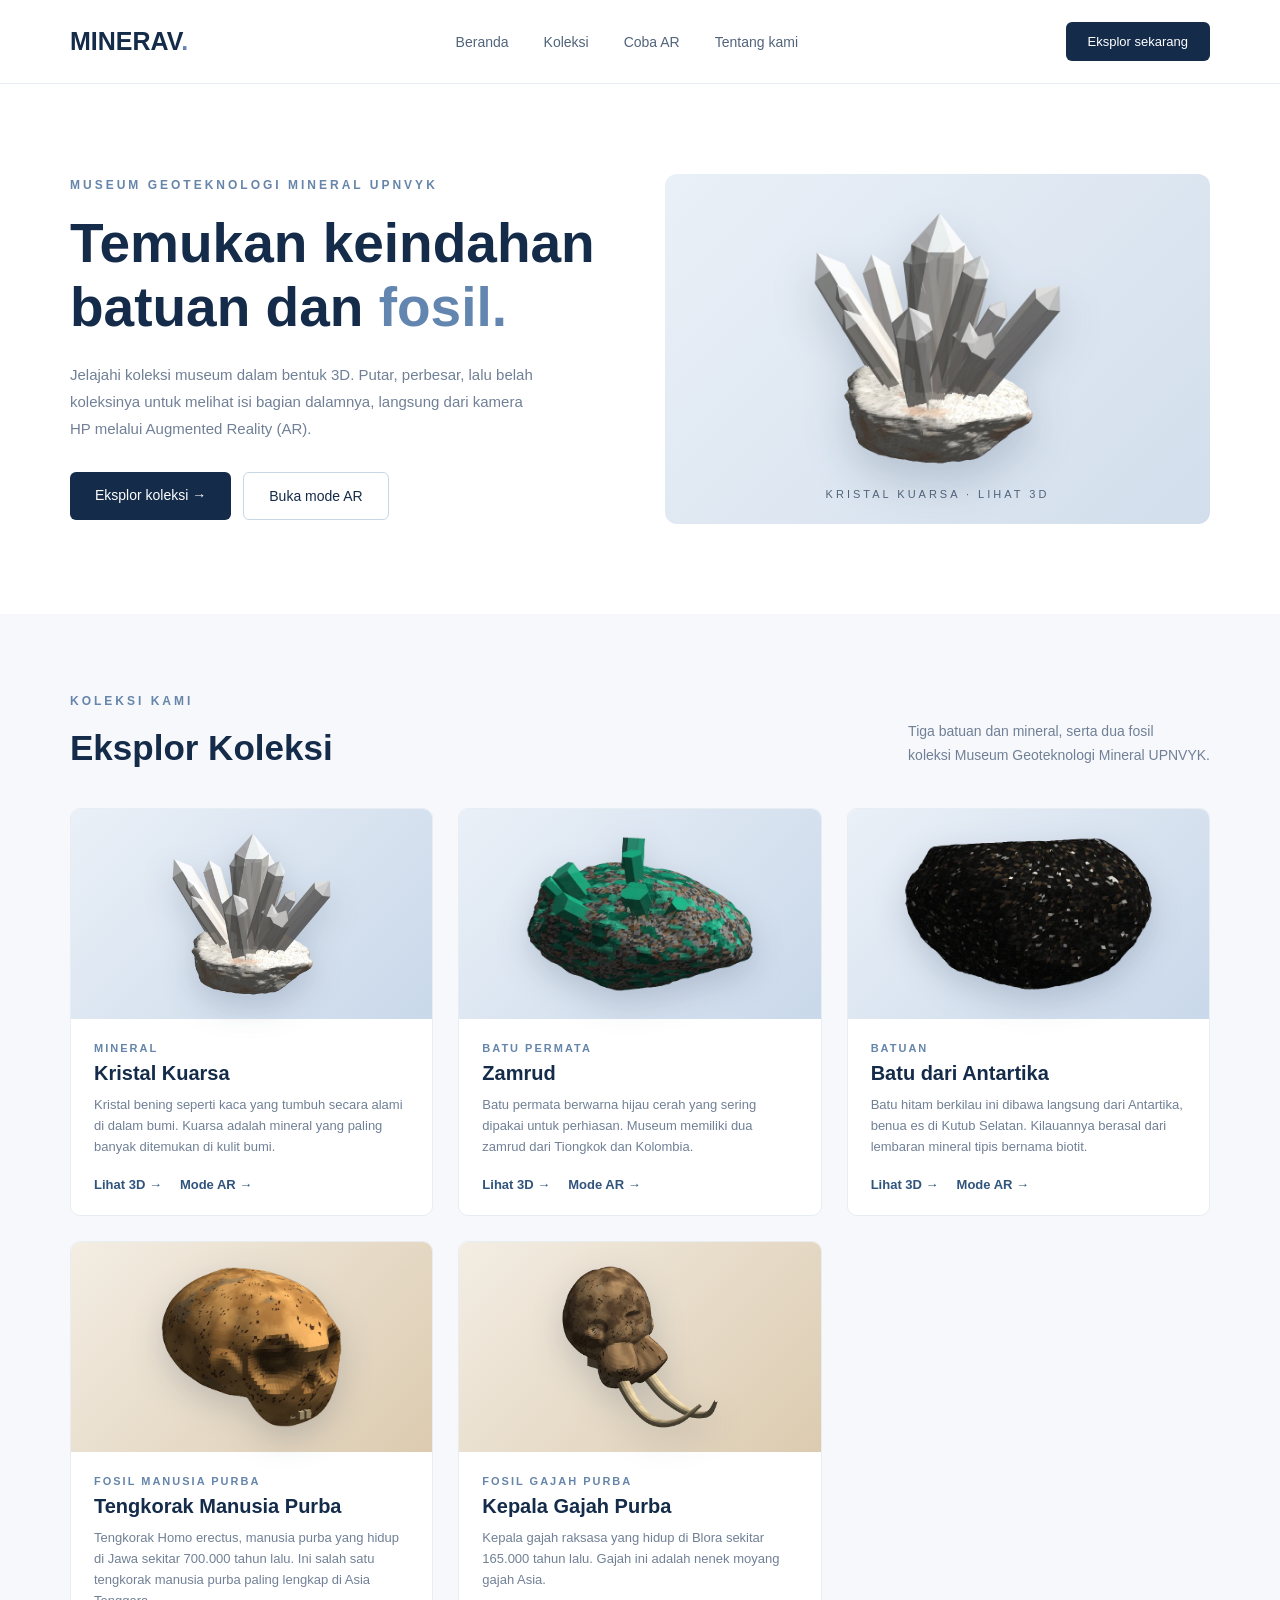
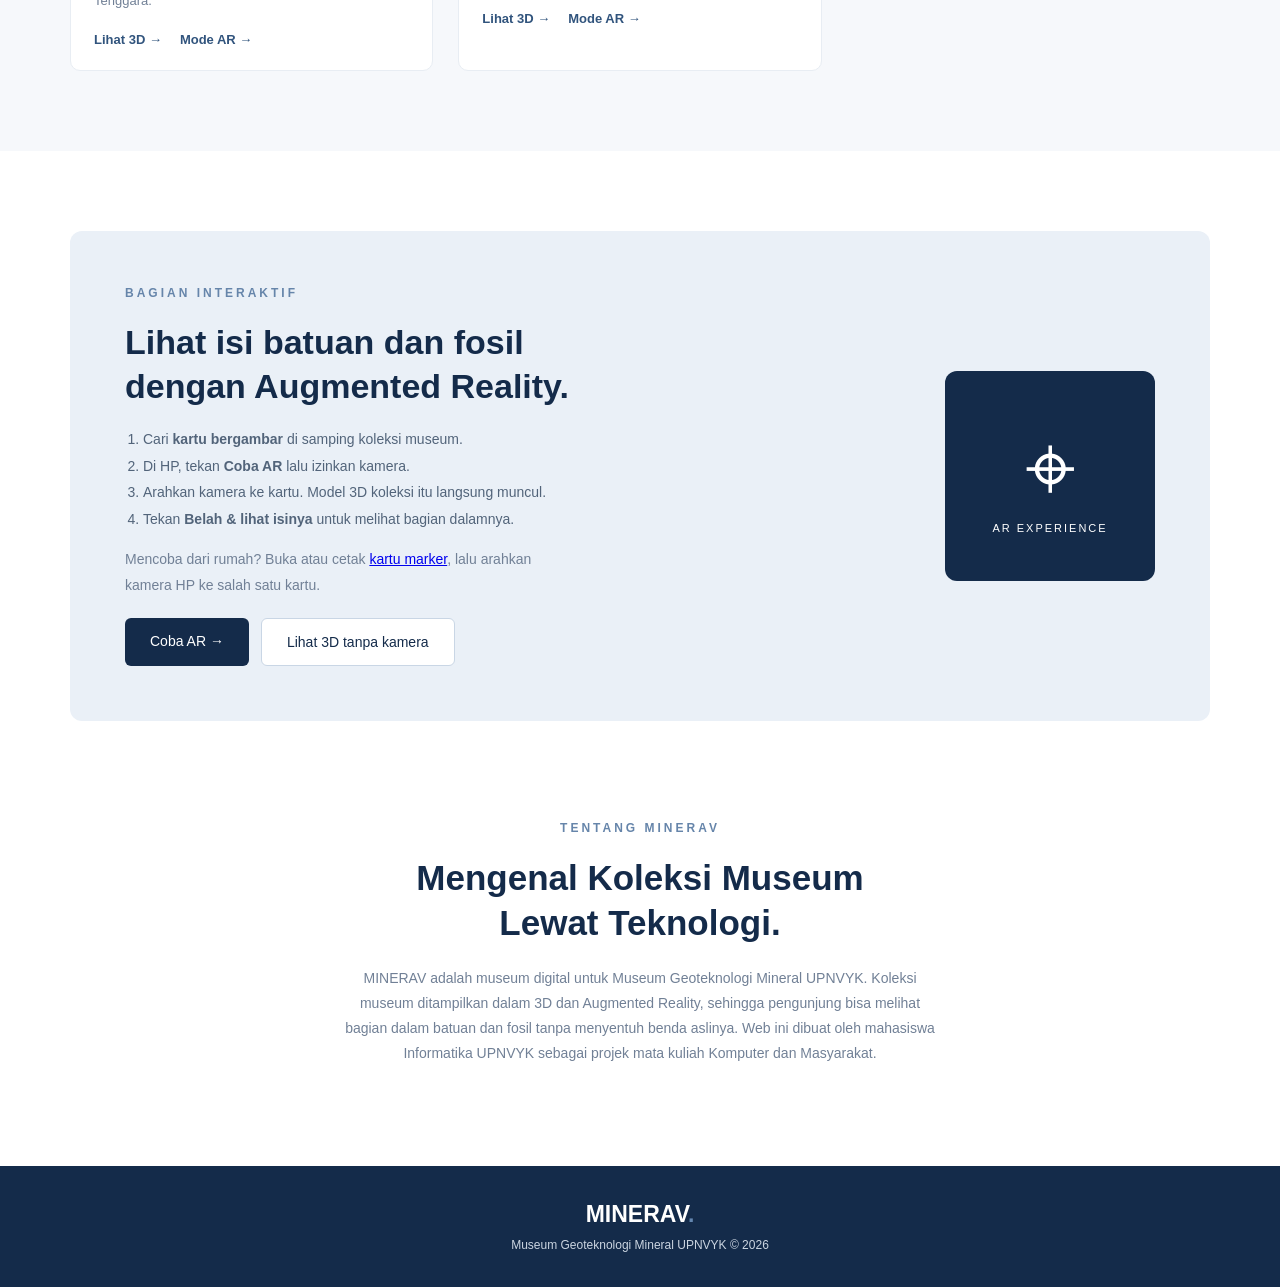
<file: index.html>
<!DOCTYPE html>
<html lang="id">
<head>
    <meta charset="UTF-8">
    <meta name="viewport" content="width=device-width, initial-scale=1.0">
    <title>MINERAV | Museum Geoteknologi Mineral UPNVYK</title>
    <link rel="stylesheet" href="css/beranda.css?v=4">
</head>
<body>

    <!-- NAVBAR -->
    <header>
        <nav class="navbar">
            <a href="#home" class="logo">MINERAV<span>.</span></a>

            <ul class="nav-menu">
                <li><a href="#home">Beranda</a></li>
                <li><a href="#collection">Koleksi</a></li>
                <li><a href="#ar">Coba AR</a></li>
                <li><a href="#about">Tentang kami</a></li>
            </ul>

            <a href="#collection" class="nav-button">Eksplor sekarang</a>
        </nav>
    </header>

    <!-- HERO SECTION -->
    <section class="hero" id="home">
        <div class="hero-content">
            <p class="subtitle">MUSEUM GEOTEKNOLOGI MINERAL UPNVYK</p>

            <h1>Temukan keindahan<br>
               batuan dan <span>fosil.</span>
            </h1>

            <p class="description">
                Jelajahi koleksi museum dalam bentuk 3D. Putar, perbesar, lalu belah koleksinya untuk melihat isi bagian dalamnya, langsung dari kamera HP melalui Augmented Reality (AR).
            </p>

            <div class="hero-tombol">
                <a href="#collection" class="primary-button">Eksplor koleksi &rarr;</a>
                <a href="ar.html" class="secondary-button">Buka mode AR</a>
            </div>
        </div>

        <div class="hero-image">
            <a class="mineral-placeholder" href="viewer.html?id=kuarsa">
                <img src="assets/img/kuarsa.webp" alt="Model 3D Kristal Kuarsa">
                <p>KRISTAL KUARSA &middot; LIHAT 3D</p>
            </a>
        </div>
    </section>

    <!-- COLLECTION SECTION -->
    <section class="collection" id="collection">
        <div class="section-heading">
            <div>
                <p class="subtitle">KOLEKSI KAMI</p>
                <h2>Eksplor Koleksi</h2>
            </div>
            <p>Tiga batuan dan mineral, serta dua fosil<br>
                koleksi Museum Geoteknologi Mineral UPNVYK.</p>
        </div>

        <!-- kartu diisi otomatis dari js/koleksi.js -->
        <div class="mineral-grid" id="daftar-koleksi"></div>
    </section>

    <!-- AR SECTION -->
    <section class="ar-section" id="ar">
        <div class="ar-content">
            <p class="subtitle">BAGIAN INTERAKTIF</p>
            <h2>Lihat isi batuan dan fosil<br>dengan Augmented Reality.</h2>
            <ol class="langkah">
                <li>Cari <b>kartu bergambar</b> di samping koleksi museum.</li>
                <li>Di HP, tekan <b>Coba AR</b> lalu izinkan kamera.</li>
                <li>Arahkan kamera ke kartu. Model 3D koleksi itu langsung muncul.</li>
                <li>Tekan <b>Belah &amp; lihat isinya</b> untuk melihat bagian dalamnya.</li>
            </ol>
            <p class="catatan-kecil" style="margin:-10px 0 20px">Mencoba dari rumah? Buka atau cetak
                <a href="assets/markers/kartu-marker.pdf" target="_blank" rel="noopener">kartu marker</a>, lalu arahkan kamera HP ke salah satu kartu.</p>
            <div class="ar-tombol">
                <a href="ar.html" class="primary-button">Coba AR &rarr;</a>
                <a href="viewer.html" class="secondary-button">Lihat 3D tanpa kamera</a>
            </div>
        </div>

        <a class="ar-icon" href="ar.html">
            <span>&#8982;</span>
            <p>AR EXPERIENCE</p>
        </a>
    </section>

    <!-- ABOUT SECTION -->
    <section class="about" id="about">
        <p class="subtitle">TENTANG MINERAV</p>
        <h2>Mengenal Koleksi Museum<br>Lewat Teknologi.</h2>
        <p>
            MINERAV adalah museum digital untuk Museum Geoteknologi Mineral UPNVYK. Koleksi museum ditampilkan dalam 3D dan Augmented Reality, sehingga pengunjung bisa melihat bagian dalam batuan dan fosil tanpa menyentuh benda aslinya. Web ini dibuat oleh mahasiswa Informatika UPNVYK sebagai projek mata kuliah Komputer dan Masyarakat.
        </p>
    </section>

    <!-- FOOTER -->
    <footer>
        <h3>MINERAV<span>.</span></h3>
        <p>Museum Geoteknologi Mineral UPNVYK &copy; 2026</p>
    </footer>

    <script src="js/koleksi.js?v=4"></script>
    <script src="js/beranda.js?v=4"></script>
</body>
</html>
</file>
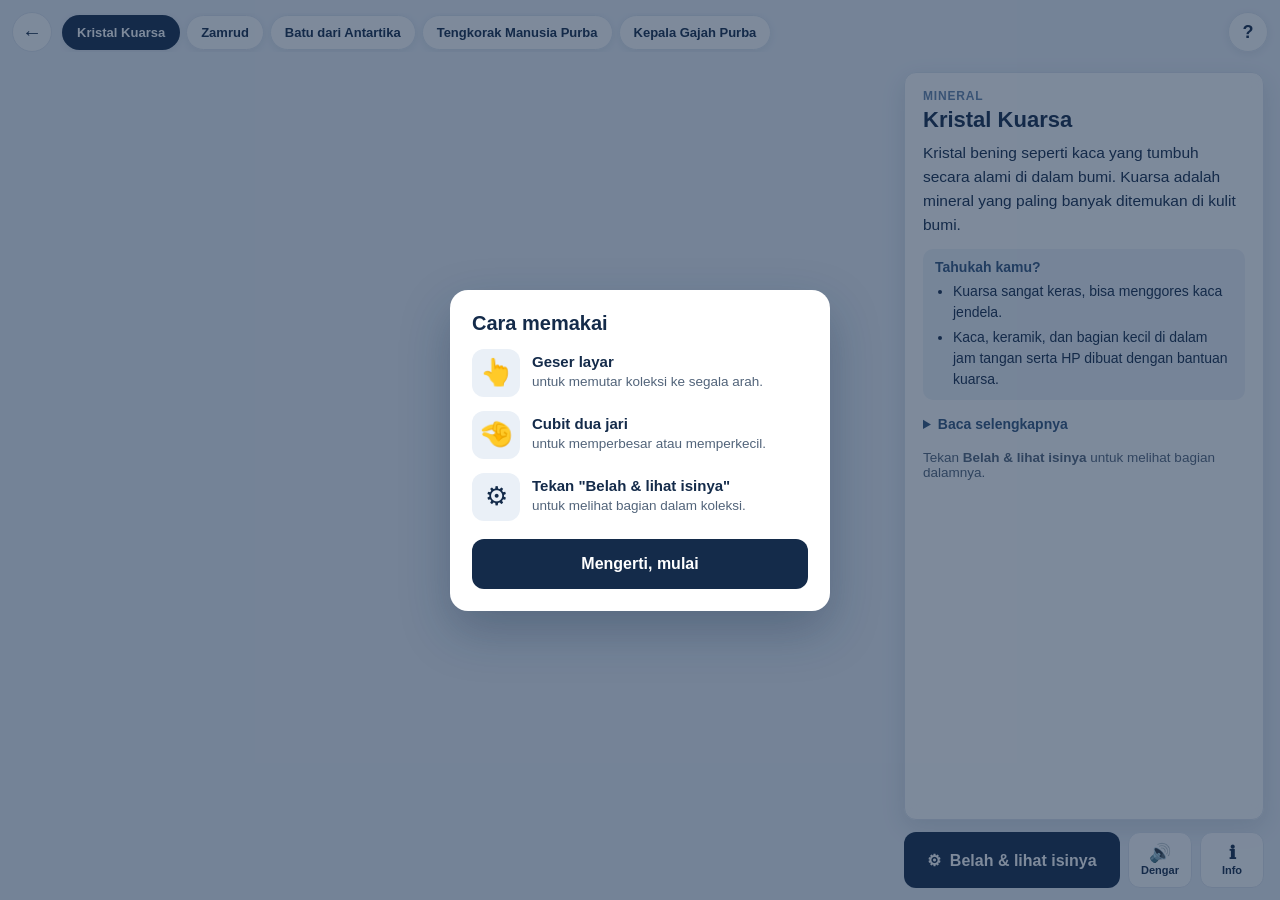
<file: viewer.html>
<!DOCTYPE html>
<html lang="id">
<head>
  <meta charset="utf-8" />
  <meta name="viewport" content="width=device-width, initial-scale=1, maximum-scale=1" />
  <title>Lihat 3D | AR Museum Geoteknologi</title>
  <link rel="stylesheet" href="css/style.css?v=4" />
  <script src="https://aframe.io/releases/1.5.0/aframe.min.js"></script>
  <script src="js/koleksi.js?v=4"></script>
  <script src="js/geologi3d.js?v=4"></script>
  <script src="js/komponen.js?v=4"></script>
</head>
<body class="halaman-3d" data-mode="viewer">

  <a-scene
    renderer="colorManagement: true; antialias: true; physicallyCorrectLights: true"
    background="color: #EAF0F7"
    vr-mode-ui="enabled: false"
    device-orientation-permission-ui="enabled: false"
    loading-screen="enabled: false">

    <a-entity id="kamera" camera position="0 0.05 2" look-controls="enabled: false" wasd-controls="enabled: false"></a-entity>

    <!-- lampu (angka data-lampu = intensitas dasar, bisa diatur dengan ?cahaya=1.5) -->
    <a-entity light="type: hemisphere; color: #fff6e8; groundColor: #7a8696; intensity: 2.4" data-lampu="2.4"></a-entity>
    <a-entity bayangan="bidang: lantai; tinggi: -0.56; kekuatan: 3; gelap: 0.3"></a-entity>
    <a-entity light="type: directional; color: #c9d6ff; intensity: 1" position="-2 0.5 -1" data-lampu="1"></a-entity>

    <a-entity putar-geser="otomatis: true" rotation="12 -30 0">
      <a-entity koleksi-3d="id: kuarsa; skala: 1"></a-entity>
    </a-entity>
  </a-scene>

  <div class="ui atas">
    <a class="kembali" href="index.html" aria-label="Kembali">&#8592;</a>
    <div id="pilih"></div>
    <button id="btn-bantuan" type="button" aria-label="Cara memakai">?</button>
  </div>

  <div class="ui" id="memuat">Menyiapkan model 3D...</div>

  <section class="ui" id="panel">
    <div id="kategori"></div>
    <h1 id="nama"></h1>
    <p id="ringkas"></p>
    <div id="fakta"></div>
    <details id="selengkapnya">
      <summary>Baca selengkapnya</summary>
      <dl id="detail"></dl>
    </details>
    <p class="ajakan">Tekan <b>Belah &amp; lihat isinya</b> untuk melihat bagian dalamnya.</p>
    <div class="bagian-dalam">
      <h3>Isi di dalamnya</h3>
      <p class="petunjuk-warna">Warna titik sama dengan warna di potongan model.</p>
      <ul id="daftar-dalam"></ul>
    </div>
  </section>

  <div class="ui bawah">
    <button id="btn-belah" type="button">Belah &amp; lihat isinya</button>
    <button id="btn-suara" type="button" aria-label="Dengarkan penjelasan"><span class="ikon">&#128266;</span><span class="teks">Dengar</span></button>
    <button id="btn-info" type="button" aria-label="Tampilkan atau sembunyikan info"><span class="ikon">&#8505;</span><span class="teks">Info</span></button>
  </div>

  <div class="ui" id="panduan" role="dialog" aria-label="Cara memakai">
    <div class="kartu-panduan">
      <h2>Cara memakai</h2>
      <ol>
        <li><span class="besar">&#128070;</span><div><b>Geser layar</b><small>untuk memutar koleksi ke segala arah.</small></div></li>
        <li><span class="besar">&#129295;</span><div><b>Cubit dua jari</b><small>untuk memperbesar atau memperkecil.</small></div></li>
        <li><span class="besar">&#9881;</span><div><b>Tekan "Belah &amp; lihat isinya"</b><small>untuk melihat bagian dalam koleksi.</small></div></li>
      </ol>
      <button type="button" class="mulai" data-tutup>Mengerti, mulai</button>
    </div>
  </div>

  <script src="js/ui.js?v=4"></script>
</body>
</html>
</file>
<file: css/beranda.css>
* {
    margin: 0;
    padding: 0;
    box-sizing: border-box;
}

html {
    scroll-behavior: smooth;
}

body {
    font-family: Arial, sans-serif;
    color: #142B4A;
    background-color: #FFFFFF;
}

/* NAVBAR */
header {
    width: 100%;
    background: white;
    border-bottom: 1px solid #E8EDF3;
}

.navbar {
    max-width: 1200px;
    margin: auto;
    padding: 22px 30px;
    display: flex;
    align-items: center;
    justify-content: space-between;
}

.logo {
    font-size: 25px;
    font-weight: bold;
    text-decoration: none;
    color: #142B4A;
}

.logo span, footer span {
    color: #6386B0;
}

.nav-menu {
    display: flex;
    gap: 35px;
    list-style: none;
}

.nav-menu a {
    text-decoration: none;
    color: #52647A;
    font-size: 14px;
}

.nav-menu a:hover {
    color: #142B4A;
}

.nav-button {
    background: #142B4A;
    color: white;
    text-decoration: none;
    padding: 12px 22px;
    border-radius: 6px;
    font-size: 13px;
}

/* HERO */
.hero {
    max-width: 1200px;
    margin: auto;
    padding: 90px 30px;
    display: flex;
    align-items: center;
    justify-content: space-between;
    gap: 50px;
}

.hero-content {
    flex: 1;
}

.subtitle {
    color: #6685AA;
    font-size: 12px;
    font-weight: bold;
    letter-spacing: 3px;
    margin-bottom: 20px;
}

.hero h1 {
    font-size: 55px;
    line-height: 1.15;
    margin-bottom: 22px;
}

.hero h1 span {
    color: #6386B0;
}

.description {
    color: #718096;
    line-height: 1.8;
    max-width: 470px;
    margin-bottom: 30px;
    font-size: 15px;
}

.primary-button {
    display: inline-block;
    background: #142B4A;
    color: white;
    text-decoration: none;
    padding: 15px 25px;
    border-radius: 6px;
    font-size: 14px;
    transition: 0.3s;
}

.primary-button:hover {
    background: #31547D;
    transform: translateY(-2px);
}

.hero-image {
    flex: 1;
}

.mineral-placeholder {
    height: 350px;
    border-radius: 12px;
    background: linear-gradient(135deg, #EAF0F7, #D2DEEC);
    display: flex;
    flex-direction: column;
    align-items: center;
    justify-content: center;
}

.mineral-placeholder span {
    font-size: 110px;
    color: #6386B0;
}

.mineral-placeholder p {
    font-size: 11px;
    letter-spacing: 3px;
    color: #52647A;
}

/* COLLECTION */
.collection {
    background: #F6F8FB;
    padding: 80px 30px;
}

.section-heading {
    max-width: 1140px;
    margin: auto;
    display: flex;
    justify-content: space-between;
    align-items: end;
    margin-bottom: 40px;
}

.section-heading h2,
.about h2 {
    font-size: 35px;
}

.section-heading > p {
    color: #718096;
    line-height: 1.7;
    font-size: 14px;
}

.mineral-grid {
    max-width: 1140px;
    margin: auto;
    display: grid;
    grid-template-columns: repeat(3, 1fr);
    gap: 25px;
}

.mineral-card {
    background: white;
    border-radius: 10px;
    overflow: hidden;
    border: 1px solid #E8EDF3;
    transition: 0.3s;
}

.mineral-card:hover {
    transform: translateY(-5px);
    box-shadow: 0 10px 25px #142B4A12;
}

.mineral-image {
    height: 210px;
    display: flex;
    align-items: center;
    justify-content: center;
}

.mineral-image span {
    font-size: 90px;
    color: white;
}

.amethyst {
    background: linear-gradient(135deg, #B8A3D8, #74618F);
}

.quartz {
    background: linear-gradient(135deg, #D9E3ED, #879EB6);
}

.pyrite {
    background: linear-gradient(135deg, #D9C28A, #9B8244);
}

.card-content {
    padding: 23px;
}

.card-content h3 {
    font-size: 20px;
    margin-bottom: 10px;
}

.card-content p {
    font-size: 13px;
    color: #718096;
    margin-bottom: 20px;
}

.detail-link {
    color: #31547D;
    font-size: 13px;
    font-weight: bold;
    text-decoration: none;
}

/* AR SECTION */
.ar-section {
    max-width: 1140px;
    margin: 80px auto;
    padding: 55px;
    background: #EAF0F7;
    border-radius: 12px;
    display: flex;
    justify-content: space-between;
    align-items: center;
    gap: 30px;
}

.ar-content h2 {
    font-size: 34px;
    line-height: 1.3;
    margin-bottom: 18px;
}

.ar-content > p:not(.subtitle) {
    color: #718096;
    font-size: 14px;
    line-height: 1.8;
    max-width: 450px;
    margin-bottom: 25px;
}

.ar-icon {
    width: 210px;
    height: 210px;
    background: #142B4A;
    color: white;
    border-radius: 12px;
    display: flex;
    flex-direction: column;
    align-items: center;
    justify-content: center;
}

.ar-icon span {
    font-size: 90px;
}

.ar-icon p {
    font-size: 11px;
    letter-spacing: 2px;
}

/* ABOUT */
.about {
    text-align: center;
    max-width: 650px;
    margin: 100px auto;
    padding: 0 25px;
}

.about h2 {
    margin-bottom: 20px;
    line-height: 1.3;
}

.about > p:last-child {
    color: #718096;
    line-height: 1.8;
    font-size: 14px;
}

/* FOOTER */
footer {
    background: #142B4A;
    color: white;
    padding: 35px;
    text-align: center;
}

footer h3 {
    font-size: 23px;
    margin-bottom: 10px;
}

footer p {
    font-size: 12px;
    color: #CBD5E1;
}

/* RESPONSIVE */
@media (max-width: 768px) {
    .navbar {
        padding: 18px;
    }

    .nav-menu {
        gap: 13px;
    }

    .nav-menu a {
        font-size: 12px;
    }

    .nav-button {
        display: none;
    }

    .hero {
        padding: 55px 22px;
        flex-direction: column;
        align-items: stretch;
    }

    .hero h1 {
        font-size: 40px;
    }

    .hero-image {
        width: 100%;
    }

    .mineral-placeholder {
        height: 260px;
    }

    .section-heading {
        align-items: start;
        flex-direction: column;
        gap: 15px;
    }

    .section-heading h2 {
        font-size: 29px;
    }

    .mineral-grid {
        grid-template-columns: 1fr;
    }

    .ar-section {
        margin: 50px 18px;
        padding: 30px;
        flex-direction: column;
        align-items: start;
    }

    .ar-content h2 {
        font-size: 28px;
    }

    .ar-icon {
        width: 100%;
        height: 180px;
    }

    .about {
        margin: 70px auto;
    }
}


/* ===== Tambahan untuk koleksi asli & integrasi AR ===== */
.hero-image .mineral-placeholder { position: relative; overflow: hidden; text-decoration: none; }
.hero-image .mineral-placeholder img { width: 78%; max-height: 280px; object-fit: contain; filter: drop-shadow(0 18px 22px #142B4A33); transition: transform .4s; }
.hero-image .mineral-placeholder:hover img { transform: scale(1.04) rotate(-1deg); }
.hero-image .mineral-placeholder p { margin-top: 10px; }
.hero-tombol { display: flex; gap: 12px; flex-wrap: wrap; }
.secondary-button {
    display: inline-block; color: #142B4A; text-decoration: none; padding: 15px 25px;
    border-radius: 6px; font-size: 14px; border: 1px solid #C9D6E5; background: white; transition: 0.3s;
}
.secondary-button:hover { border-color: #142B4A; }

.mineral-image { background: linear-gradient(135deg, #EAF0F7, #C9D8EA); }
.mineral-image.fosil { background: linear-gradient(135deg, #F3EDE3, #DCCBB0); }
.mineral-image img { max-width: 82%; max-height: 180px; object-fit: contain; filter: drop-shadow(0 12px 16px #142B4A30); transition: transform .4s; }
.mineral-card:hover .mineral-image img { transform: scale(1.05); }
.card-kategori { font-size: 11px; font-weight: bold; letter-spacing: 2px; color: #6685AA; text-transform: uppercase; margin-bottom: 8px; }
.card-content p.ringkas { line-height: 1.6; min-height: 62px; }
.card-aksi { display: flex; gap: 18px; }

.langkah { margin: 0 0 25px; padding-left: 18px; color: #52647A; font-size: 14px; line-height: 1.9; max-width: 480px; }
.langkah a { color: #31547D; font-weight: bold; }
.ar-tombol { display: flex; gap: 12px; flex-wrap: wrap; }
.ar-icon { text-decoration: none; }

.catatan-kecil { margin-top: 18px; font-size: 12px; color: #8a97a8; line-height: 1.7; }
.about > p:not(.subtitle):not(.catatan-kecil) { color: #718096; line-height: 1.8; font-size: 14px; }
</file>
<file: css/style.css>
:root {
  /* warna mengikuti tema beranda (biru-navy) */
  --latar: #EAF0F7;
  --kartu: rgba(255, 255, 255, 0.94);
  --garis: #DCE4EE;
  --teks: #142B4A;
  --redup: #52647A;
  --aksen: #142B4A;
  --aksen-gelap: #31547D;
  --biru: #6685AA;
  --radius: 12px;
}

* { box-sizing: border-box; }
html, body { margin: 0; height: 100%; }
body {
  font-family: Arial, Helvetica, sans-serif;
  color: var(--teks);
  background: var(--latar);
  -webkit-tap-highlight-color: transparent;
}
a { color: var(--aksen); }

/* ---------- halaman beranda ---------- */
.beranda { max-width: 1040px; margin: 0 auto; padding: 32px 20px 64px; }
.beranda header { margin-bottom: 28px; }
.beranda .label { color: var(--aksen); font-size: 13px; letter-spacing: .08em; text-transform: uppercase; font-weight: 600; }
.beranda h1 { font-size: clamp(28px, 5vw, 44px); line-height: 1.1; margin: 8px 0 12px; }
.beranda header p { color: var(--redup); max-width: 640px; line-height: 1.6; margin: 0; }
.grid { display: grid; grid-template-columns: repeat(auto-fill, minmax(280px, 1fr)); gap: 16px; }
.kartu {
  background: #1f1c19; border: 1px solid var(--garis); border-radius: var(--radius);
  padding: 18px; display: flex; flex-direction: column; gap: 10px;
}
.kartu .kat { font-size: 12px; color: var(--redup); text-transform: uppercase; letter-spacing: .06em; }
.kartu h2 { margin: 0; font-size: 20px; }
.kartu p { margin: 0; color: var(--redup); font-size: 14px; line-height: 1.5; flex: 1; }
.warna { display: flex; gap: 4px; }
.warna span { width: 18px; height: 18px; border-radius: 50%; border: 1px solid rgba(255,255,255,.15); }
.aksi { display: flex; gap: 8px; margin-top: 4px; }
.tombol {
  display: inline-flex; align-items: center; justify-content: center;
  padding: 10px 14px; border-radius: 10px; font-weight: 600; font-size: 14px;
  text-decoration: none; border: 1px solid var(--garis); color: var(--teks); background: #2a2622; cursor: pointer;
}
.tombol.utama { background: var(--aksen); color: #ffffff; border-color: transparent; }
.cara { margin-top: 36px; background: #1f1c19; border: 1px solid var(--garis); border-radius: var(--radius); padding: 20px 22px; }
.cara h2 { margin: 0 0 10px; font-size: 18px; }
.cara ol { margin: 0; padding-left: 20px; color: var(--redup); line-height: 1.7; }
.catatan { margin-top: 18px; font-size: 13px; color: var(--redup); }

/* ---------- halaman 3D / AR ---------- */
.halaman-3d { overflow: hidden; }
.halaman-3d a-scene { position: fixed; inset: 0; }
.ui { position: fixed; z-index: 20; }

.atas {
  top: 0; left: 0; right: 0; padding: 12px; display: flex; gap: 8px; align-items: center;
  pointer-events: none;
}
.atas > * { pointer-events: auto; }
.kembali {
  flex: none; width: 40px; height: 40px; border-radius: 50%; display: grid; place-items: center;
  background: var(--kartu); border: 1px solid var(--garis); color: var(--teks); text-decoration: none; font-size: 20px;
}
#pilih { display: flex; gap: 6px; overflow-x: auto; scrollbar-width: none; padding: 2px; }
#pilih::-webkit-scrollbar { display: none; }
#pilih button {
  box-shadow: 0 2px 8px rgba(20,43,74,.08);
  flex: none; padding: 9px 14px; border-radius: 999px; border: 1px solid var(--garis);
  background: var(--kartu); color: var(--teks); font-size: 13px; font-weight: 600; cursor: pointer;
}
#pilih button.aktif { background: var(--aksen); color: #ffffff; border-color: transparent; }

#panel {
  left: 12px; right: 12px; bottom: 76px; max-height: 42vh; overflow-y: auto;
  background: var(--kartu); border: 1px solid var(--garis); border-radius: var(--radius);
  padding: 16px 18px; box-shadow: 0 8px 24px rgba(20,43,74,.12); backdrop-filter: blur(8px); -webkit-backdrop-filter: blur(8px);
  transition: transform .25s ease, opacity .25s ease;
}
#panel.tertutup { transform: translateY(16px); opacity: 0; pointer-events: none; }
#kategori { font-size: 12px; color: var(--biru); text-transform: uppercase; letter-spacing: .07em; font-weight: 600; }
#nama { margin: 4px 0 8px; font-size: 22px; }
#ringkas { margin: 0; color: var(--redup); line-height: 1.55; font-size: 14px; }
#detail p { margin: 10px 0 0; font-size: 13.5px; line-height: 1.55; color: var(--redup); }
#detail b { color: var(--teks); }
.bagian-dalam { display: none; margin-top: 12px; }
.bagian-dalam h3 { margin: 0 0 8px; font-size: 15px; }
body.terbelah .bagian-dalam { display: block; }
body.terbelah #detail { display: none; }
#daftar-dalam { list-style: none; margin: 0; padding: 0; display: grid; gap: 10px; }
#daftar-dalam li { display: flex; gap: 10px; align-items: flex-start; }
#daftar-dalam .titik { flex: none; width: 16px; height: 16px; border-radius: 50%; margin-top: 2px; border: 1px solid rgba(20,43,74,.2); }
#daftar-dalam b { display: block; font-size: 14px; }
#daftar-dalam small { display: block; color: var(--redup); font-size: 13px; line-height: 1.45; }

.bawah { left: 12px; right: 12px; bottom: 12px; display: flex; gap: 8px; }
.bawah button {
  height: 52px; border-radius: 12px; border: 1px solid var(--garis); background: var(--kartu);
  color: var(--teks); font-size: 15px; font-weight: 700; cursor: pointer;
}
#btn-belah { flex: 1; background: var(--aksen); color: #ffffff; border-color: transparent; }
#btn-suara, #btn-info { width: 52px; font-size: 20px; }
#btn-suara.aktif { background: var(--aksen-gelap); border-color: var(--aksen); color: #fff; }

#memuat, #petunjuk {
  left: 50%; top: 42%; transform: translate(-50%, -50%);
  background: var(--kartu); border: 1px solid var(--garis); border-radius: 999px;
  padding: 10px 18px; font-size: 14px; text-align: center; max-width: 86vw;
}
#memuat { display: none; }
#memuat.tampil { display: block; }
#petunjuk.sembunyi { display: none; }
#memuat.tampil ~ #petunjuk { display: none; }

@media (min-width: 900px) {
  #panel { left: auto; right: 16px; top: 72px; bottom: 84px; width: 360px; max-height: none; }
  .bawah { left: auto; right: 16px; width: 360px; }
}

/* wadah AR: MindAR menaruh video kamera di elemen ini */
#wadah-scene { position: fixed; inset: 0; overflow: hidden; }

/* tombol bawaan A-Frame (VR/AR) tidak dipakai */
.a-enter-vr, .a-enter-ar, .a-enter-vr-button, .a-enter-ar-button { display: none !important; }

#tips {
  left: 50%; top: 64px; transform: translateX(-50%);
  background: rgba(255, 255, 255, 0.9); border: 1px solid var(--garis); border-radius: 999px; padding: 6px 12px;
  font-size: 12px; color: var(--redup); white-space: nowrap; pointer-events: none;
  animation: hilang 1s ease 6s forwards;
}
@keyframes hilang { to { opacity: 0; } }
@media (max-width: 420px) { #tips { white-space: normal; text-align: center; width: 86vw; border-radius: 12px; } }

/* ===== Tampilan ramah pengunjung umum ===== */
#btn-bantuan {
  flex: none; margin-left: auto; width: 40px; height: 40px; border-radius: 50%;
  background: var(--kartu); border: 1px solid var(--garis); color: var(--teks);
  font-size: 18px; font-weight: 700; cursor: pointer; box-shadow: 0 2px 8px rgba(20,43,74,.08);
}
.atas #pilih { flex: 1; min-width: 0; }
#ringkas { font-size: 15.5px; color: var(--teks); }
#fakta { margin-top: 12px; background: #EEF3F9; border-radius: 10px; padding: 10px 12px; font-size: 14px; }
#fakta:empty { display: none; }
#fakta b { color: var(--aksen-gelap); }
#fakta ul { margin: 6px 0 0; padding-left: 18px; line-height: 1.5; color: var(--teks); }
#fakta li + li { margin-top: 4px; }
#selengkapnya { margin-top: 10px; }
#selengkapnya summary { cursor: pointer; color: var(--aksen-gelap); font-weight: 700; font-size: 14px; padding: 6px 0; }
#detail { margin: 6px 0 0; font-size: 13.5px; line-height: 1.5; }
#detail dt { font-weight: 700; color: var(--teks); margin-top: 8px; }
#detail dd { margin: 2px 0 0; color: var(--redup); }
.ajakan { margin: 12px 0 0; font-size: 13.5px; color: var(--redup); }
body.terbelah #fakta, body.terbelah #selengkapnya, body.terbelah .ajakan { display: none; }
.petunjuk-warna { margin: -4px 0 10px; font-size: 12.5px; color: var(--redup); }
#daftar-dalam i { display: block; font-style: normal; font-size: 12px; color: var(--biru); margin-top: 1px; }
#daftar-dalam b { font-size: 15px; }

#btn-belah { font-size: 16px; }
#btn-belah .ikon { margin-right: 4px; }
#btn-suara, #btn-info { width: 64px; display: flex; flex-direction: column; align-items: center; justify-content: center; gap: 2px; }
#btn-suara .ikon, #btn-info .ikon { font-size: 18px; line-height: 1; }
#btn-suara .teks, #btn-info .teks { font-size: 11px; font-weight: 700; }
.bawah button { height: 56px; }
#panel { bottom: 80px; }

#petunjuk { font-size: 15px; padding: 12px 18px; border-radius: 14px; box-shadow: 0 6px 18px rgba(20,43,74,.15); }
#petunjuk .ikon { font-size: 18px; margin-right: 4px; }

#panduan {
  inset: 0; display: none; place-items: center; z-index: 50;
  background: rgba(20, 43, 74, 0.55); padding: 20px;
}
#panduan.tampil { display: grid; }
.kartu-panduan { background: #fff; border-radius: 18px; padding: 22px; max-width: 380px; width: 100%; box-shadow: 0 20px 50px rgba(20,43,74,.3); }
.kartu-panduan h2 { margin: 0 0 14px; font-size: 20px; }
.kartu-panduan ol { list-style: none; margin: 0 0 18px; padding: 0; display: grid; gap: 14px; }
.kartu-panduan li { display: flex; gap: 12px; align-items: center; }
.kartu-panduan .besar { flex: none; width: 48px; height: 48px; border-radius: 12px; background: #EAF0F7; display: grid; place-items: center; font-size: 26px; }
.kartu-panduan b { display: block; font-size: 15px; }
.kartu-panduan small { display: block; color: var(--redup); font-size: 13.5px; line-height: 1.45; margin-top: 2px; }
.mulai { width: 100%; height: 50px; border: 0; border-radius: 12px; background: var(--aksen); color: #fff; font-size: 16px; font-weight: 700; cursor: pointer; }
</file>
